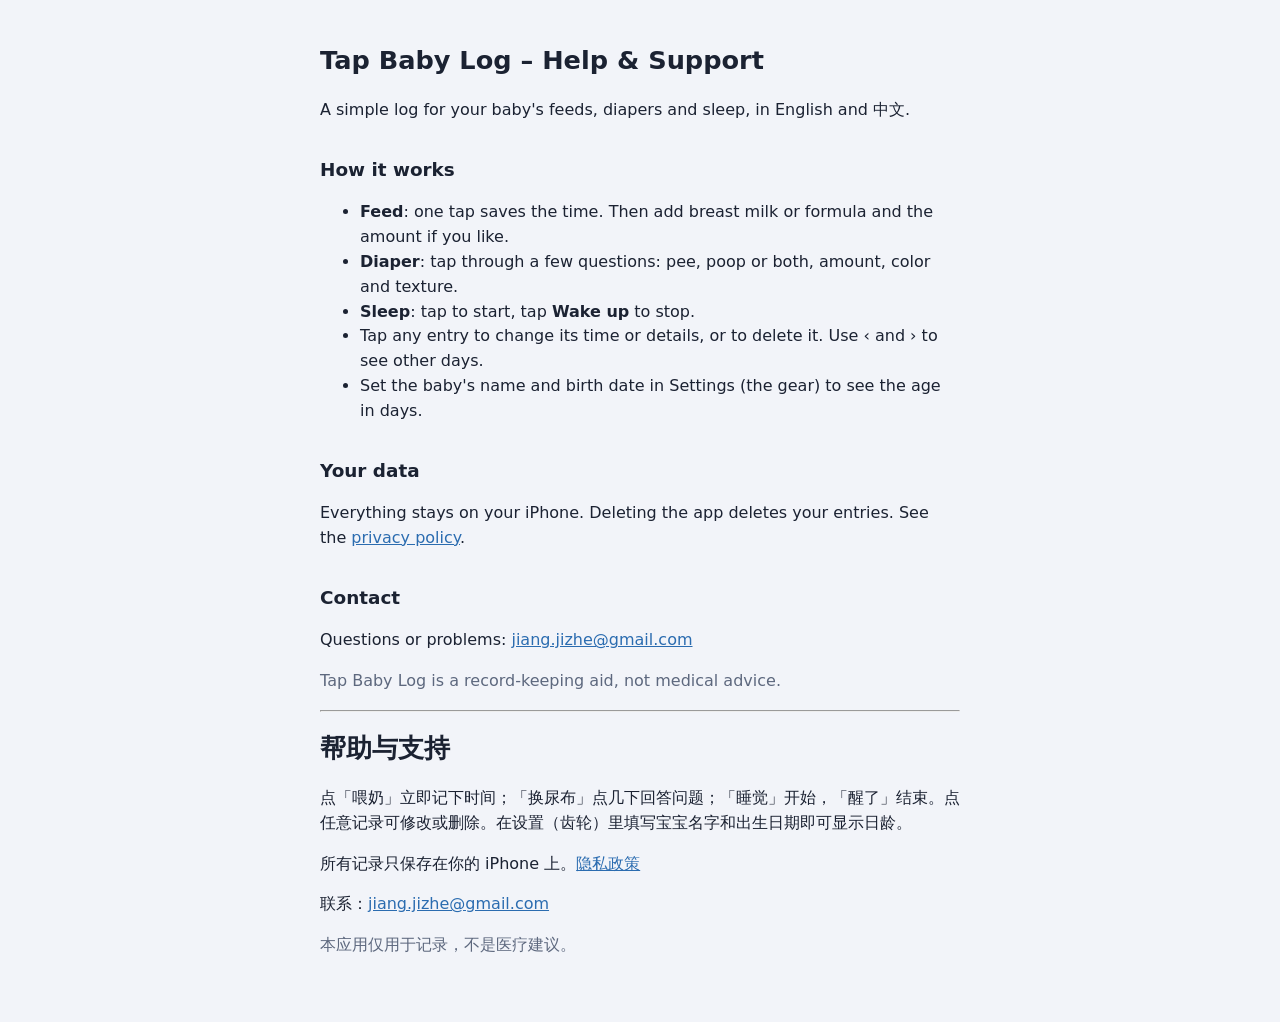
<file: index.html>
<!doctype html><html lang="en"><head><meta charset="utf-8"><meta name="viewport" content="width=device-width,initial-scale=1"><title>Tap Baby Log – Support</title><link rel="stylesheet" href="style.css"></head><body><main>
<h1>Tap Baby Log – Help &amp; Support</h1>
<p>A simple log for your baby's feeds, diapers and sleep, in English and 中文.</p>
<h2>How it works</h2>
<ul>
<li><b>Feed</b>: one tap saves the time. Then add breast milk or formula and the amount if you like.</li>
<li><b>Diaper</b>: tap through a few questions: pee, poop or both, amount, color and texture.</li>
<li><b>Sleep</b>: tap to start, tap <b>Wake up</b> to stop.</li>
<li>Tap any entry to change its time or details, or to delete it. Use ‹ and › to see other days.</li>
<li>Set the baby's name and birth date in Settings (the gear) to see the age in days.</li>
</ul>
<h2>Your data</h2>
<p>Everything stays on your iPhone. Deleting the app deletes your entries. See the <a href="privacy.html">privacy policy</a>.</p>
<h2>Contact</h2>
<p>Questions or problems: <a href="mailto:jiang.jizhe@gmail.com">jiang.jizhe@gmail.com</a></p>
<p class="muted">Tap Baby Log is a record-keeping aid, not medical advice.</p>
<hr>
<div lang="zh">
<h1>帮助与支持</h1>
<p>点「喂奶」立即记下时间；「换尿布」点几下回答问题；「睡觉」开始，「醒了」结束。点任意记录可修改或删除。在设置（齿轮）里填写宝宝名字和出生日期即可显示日龄。</p>
<p>所有记录只保存在你的 iPhone 上。<a href="privacy.html">隐私政策</a></p>
<p>联系：<a href="mailto:jiang.jizhe@gmail.com">jiang.jizhe@gmail.com</a></p>
<p class="muted">本应用仅用于记录，不是医疗建议。</p>
</div>
</main></body></html>
</file>
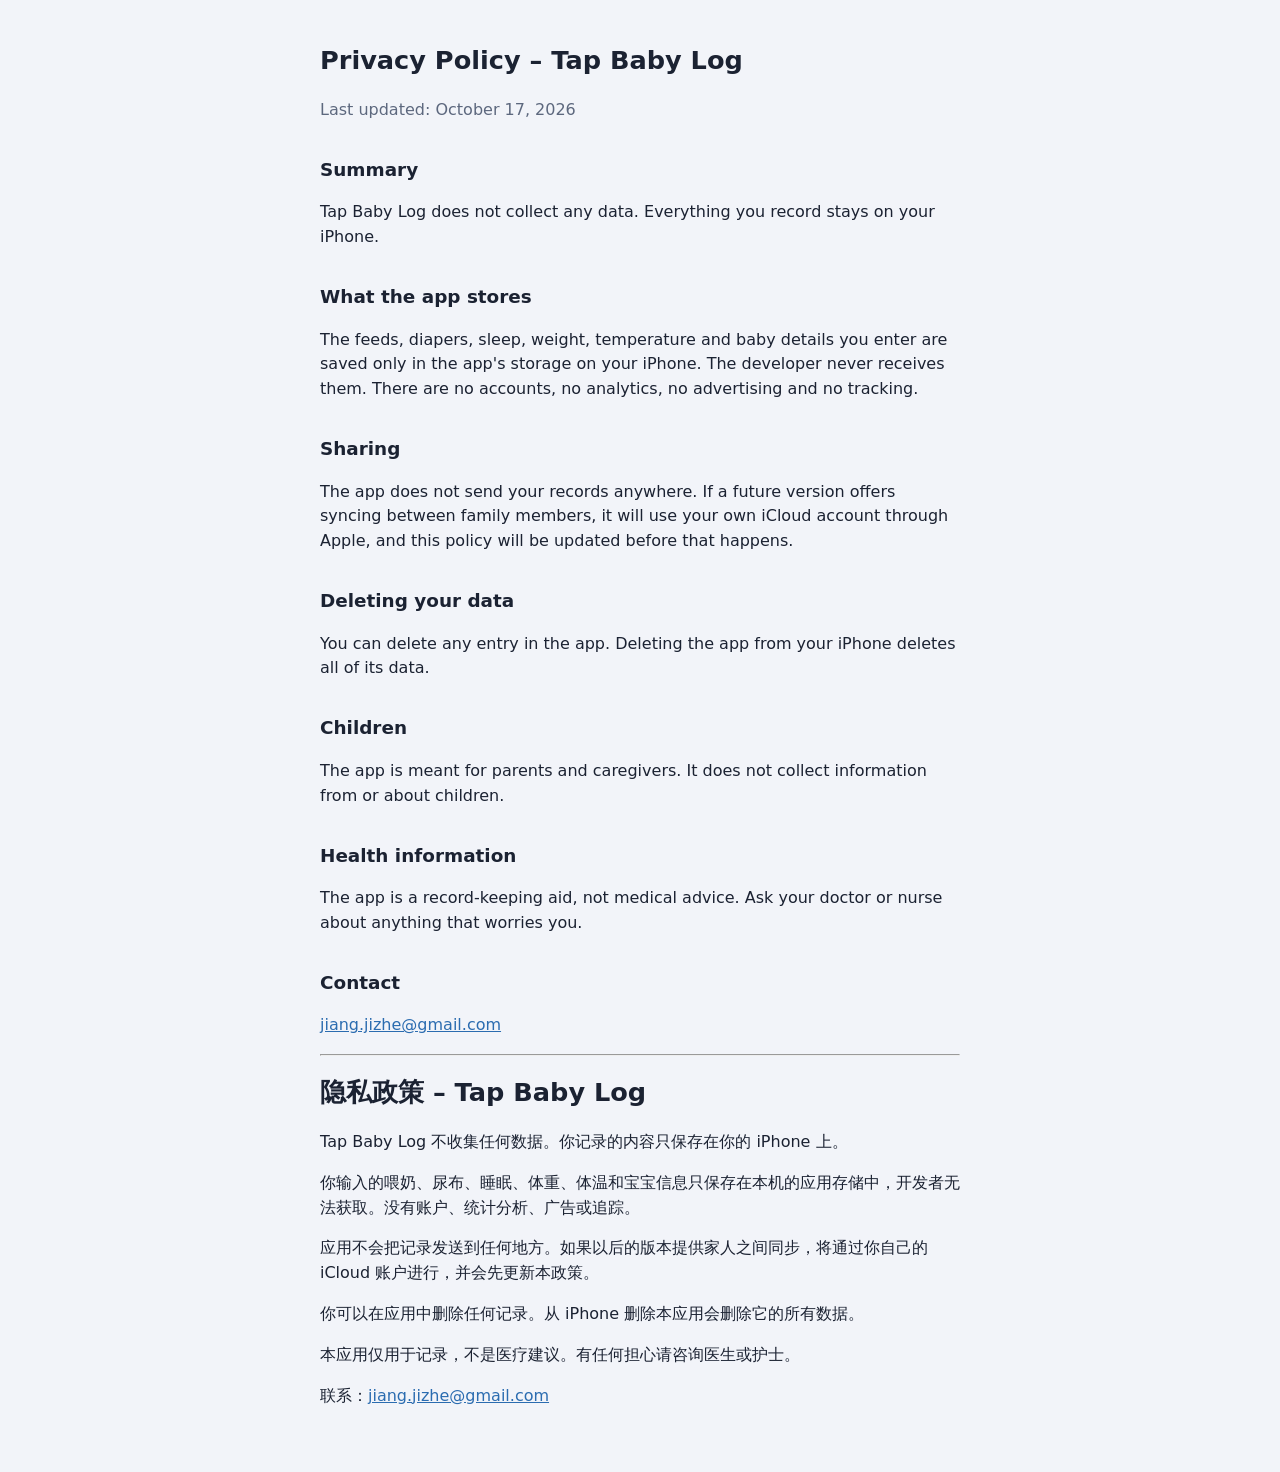
<file: privacy.html>
<!doctype html><html lang="en"><head><meta charset="utf-8"><meta name="viewport" content="width=device-width,initial-scale=1"><title>Tap Baby Log – Privacy Policy</title><link rel="stylesheet" href="style.css"></head><body><main>
<h1>Privacy Policy – Tap Baby Log</h1>
<p class="muted">Last updated: October 17, 2026</p>
<h2>Summary</h2>
<p>Tap Baby Log does not collect any data. Everything you record stays on your iPhone.</p>
<h2>What the app stores</h2>
<p>The feeds, diapers, sleep, weight, temperature and baby details you enter are saved only in the app's storage on your iPhone. The developer never receives them. There are no accounts, no analytics, no advertising and no tracking.</p>
<h2>Sharing</h2>
<p>The app does not send your records anywhere. If a future version offers syncing between family members, it will use your own iCloud account through Apple, and this policy will be updated before that happens.</p>
<h2>Deleting your data</h2>
<p>You can delete any entry in the app. Deleting the app from your iPhone deletes all of its data.</p>
<h2>Children</h2>
<p>The app is meant for parents and caregivers. It does not collect information from or about children.</p>
<h2>Health information</h2>
<p>The app is a record-keeping aid, not medical advice. Ask your doctor or nurse about anything that worries you.</p>
<h2>Contact</h2>
<p><a href="mailto:jiang.jizhe@gmail.com">jiang.jizhe@gmail.com</a></p>
<hr>
<h1 lang="zh">隐私政策 – Tap Baby Log</h1>
<div lang="zh">
<p>Tap Baby Log 不收集任何数据。你记录的内容只保存在你的 iPhone 上。</p>
<p>你输入的喂奶、尿布、睡眠、体重、体温和宝宝信息只保存在本机的应用存储中，开发者无法获取。没有账户、统计分析、广告或追踪。</p>
<p>应用不会把记录发送到任何地方。如果以后的版本提供家人之间同步，将通过你自己的 iCloud 账户进行，并会先更新本政策。</p>
<p>你可以在应用中删除任何记录。从 iPhone 删除本应用会删除它的所有数据。</p>
<p>本应用仅用于记录，不是医疗建议。有任何担心请咨询医生或护士。</p>
<p>联系：<a href="mailto:jiang.jizhe@gmail.com">jiang.jizhe@gmail.com</a></p>
</div>
</main></body></html>
</file>
<file: style.css>
:root{--bg:#F2F4F9;--fg:#1B2232;--muted:#5D687E;--accent:#2B6CB0}
@media (prefers-color-scheme:dark){:root{--bg:#0D111C;--fg:#E6E9F2;--muted:#98A1B6;--accent:#82B2E8}}
body{background:var(--bg);color:var(--fg);font:16px/1.55 -apple-system,"PingFang SC",system-ui,sans-serif;margin:0;padding:24px 16px 48px}
main{max-width:640px;margin:0 auto}h1{font-size:1.6rem}h2{font-size:1.15rem;margin-top:1.8em}a{color:var(--accent)}.muted{color:var(--muted)}
</file>
